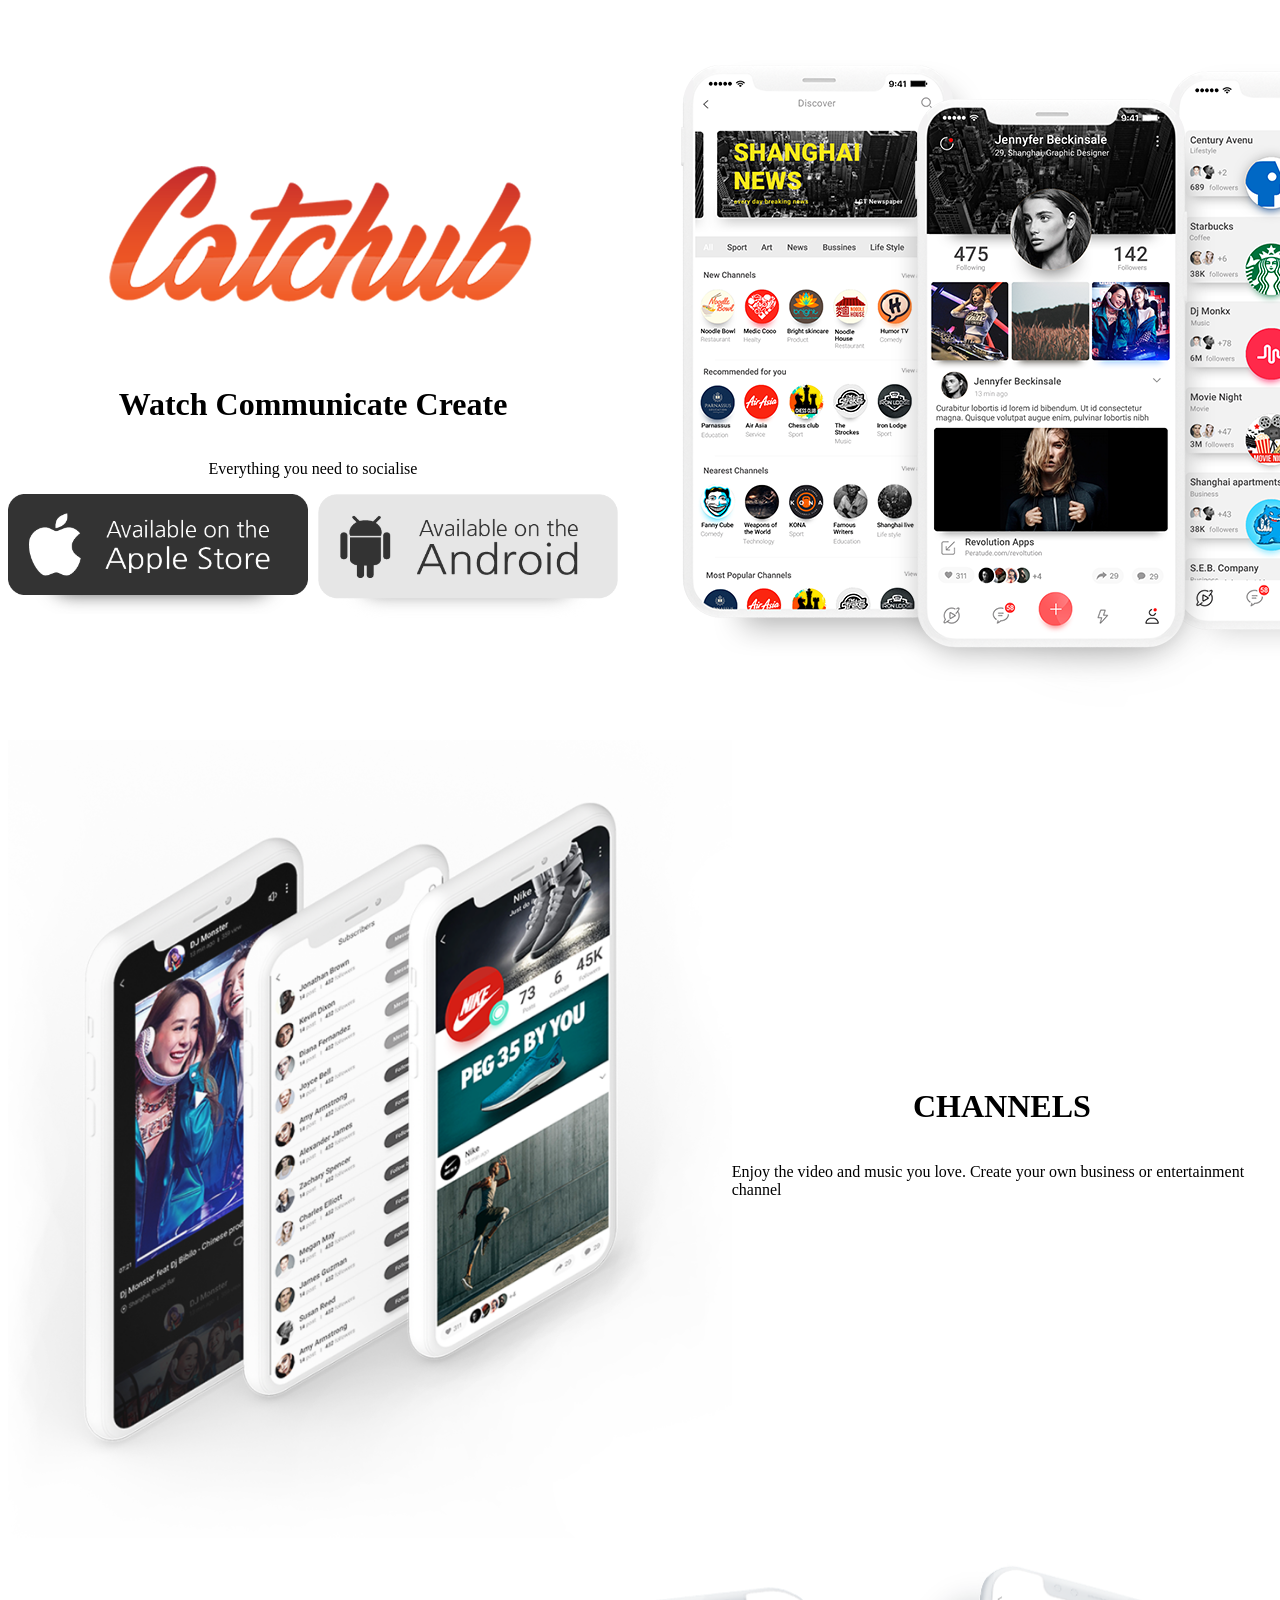
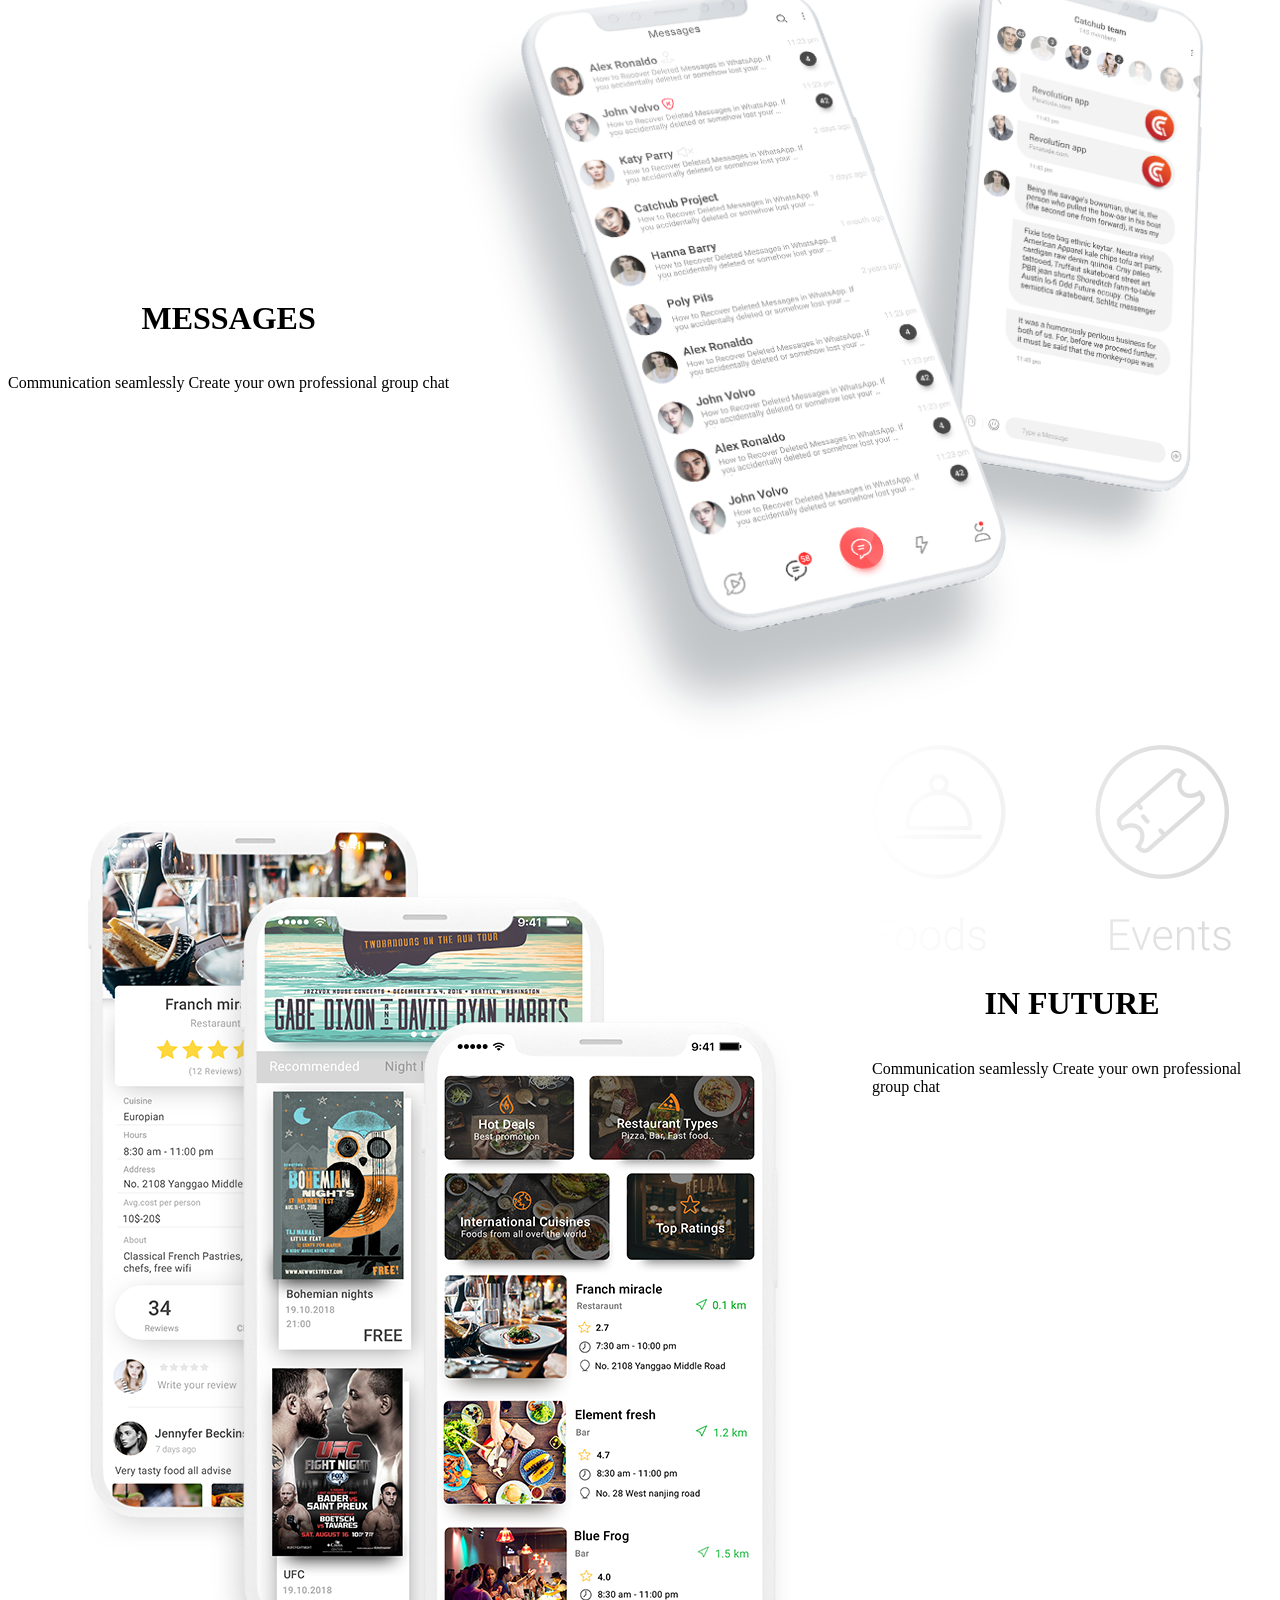
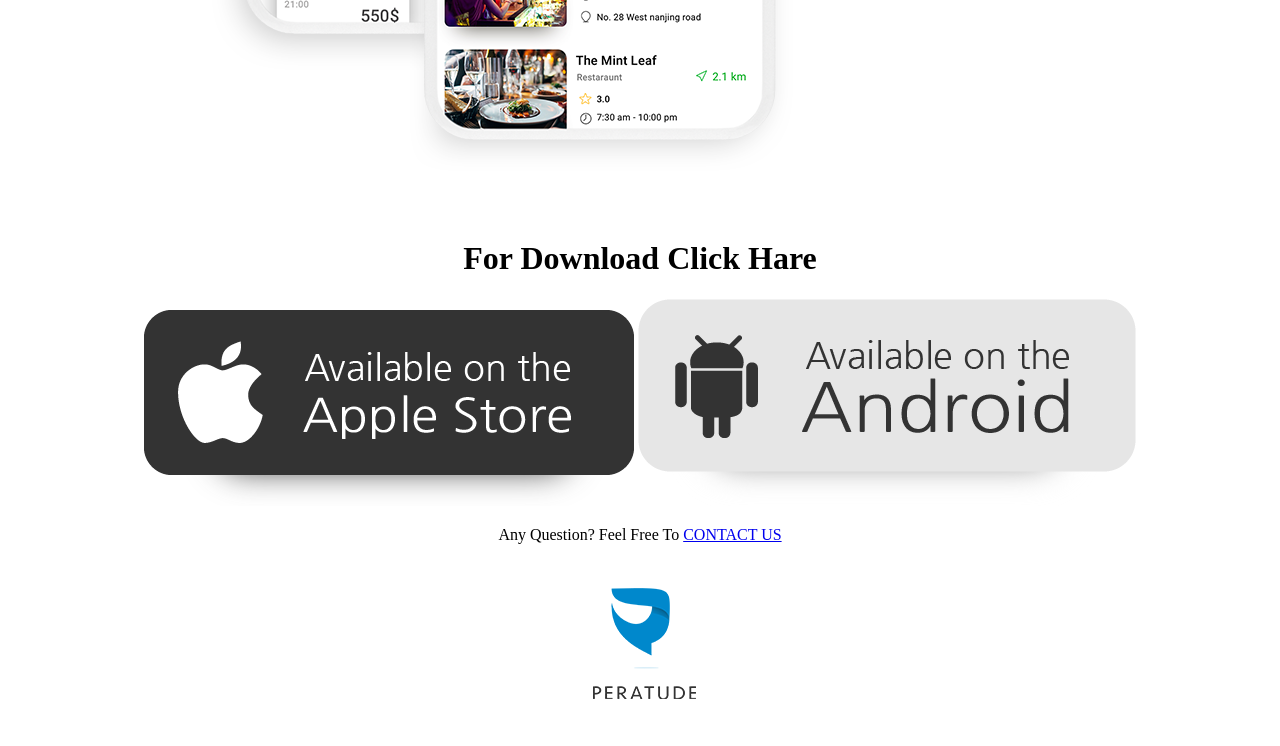
<file: Task-2/index.html>
<!DOCTYPE html>
<html lang="en">

<head>
    <meta charset="UTF-8">
    <meta name="viewport" content="width=device-width, initial-scale=1.0">
    <link rel="stylesheet" href="./style.css">
    <title>Task-2</title>
</head>

<body>
    <div class="div_1">
        <div class="div_first_block">
            <div>
                <img src="./Asset/logo.png" alt="logo">
            </div>
            <div class="div_first">
                <h1>Watch Communicate Create</h1>
                <p>Everything you need to socialise</p>
            </div>
            <div class="flex">
                <div>
                    <img src="./Asset/app_store.png" alt="app store logo" width="300">
                </div>
                <div>
                    <img src="./Asset/play_store.png" alt="play store" width="300">
                </div>
            </div>
        </div>
        <div class="div_first_block">
            <img src="./Asset/top_screens.png" alt="top screen">
        </div>
    </div>
    <div class="div_2">
        <div class="div_second_block">
            <div class="div_second_child_first">
                <img src="./Asset/sec_screens.png" alt="sec screens">
            </div>
            <div class="div_second_child_second">
                <h1>CHANNELS</h1>
                <p>Enjoy the video and music you love. Create your own business or entertainment channel</p>
            </div>
        </div>
        <div class="div_second_block_second">
            <div class="div_second_child_second">
                <h1>MESSAGES</h1>
                <p>Communication seamlessly Create your own professional group chat</p>
            </div>
            <div class="div_second_child_first">
                <img src="./Asset/thhh_screens.png" alt="">
            </div>
        </div>
    </div>
    <div class="div_3">
        <div class="div_third_block_child_first">
            <img src="./Asset/for_screens.png" alt="">
        </div>
        <div class="div_third_block_child_second">
            <div>
                <img src="./Asset/vectors.png" alt="">
            </div>
            <div class="div_third_block_child_second_child_second">
                <h1>IN FUTURE</h1>
                <p>Communication seamlessly Create your own professional group chat</p>
            </div>
        </div>
    </div>
    <div class="footer">
        <div>
            <h1>For Download Click Hare</h1>
        </div>
        <div>
            <img src="./Asset/app_store.png" alt="app store">
            <img src="./Asset/play_store.png" alt="play store">
        </div>
        <div>
            <p>Any Question? Feel Free To <a href="#">CONTACT US</a></p>
        </div>
        <div>
            <img src="./Asset/peratude.png" alt="peratude">
        </div>
    </div>
</body>

</html>
</file>
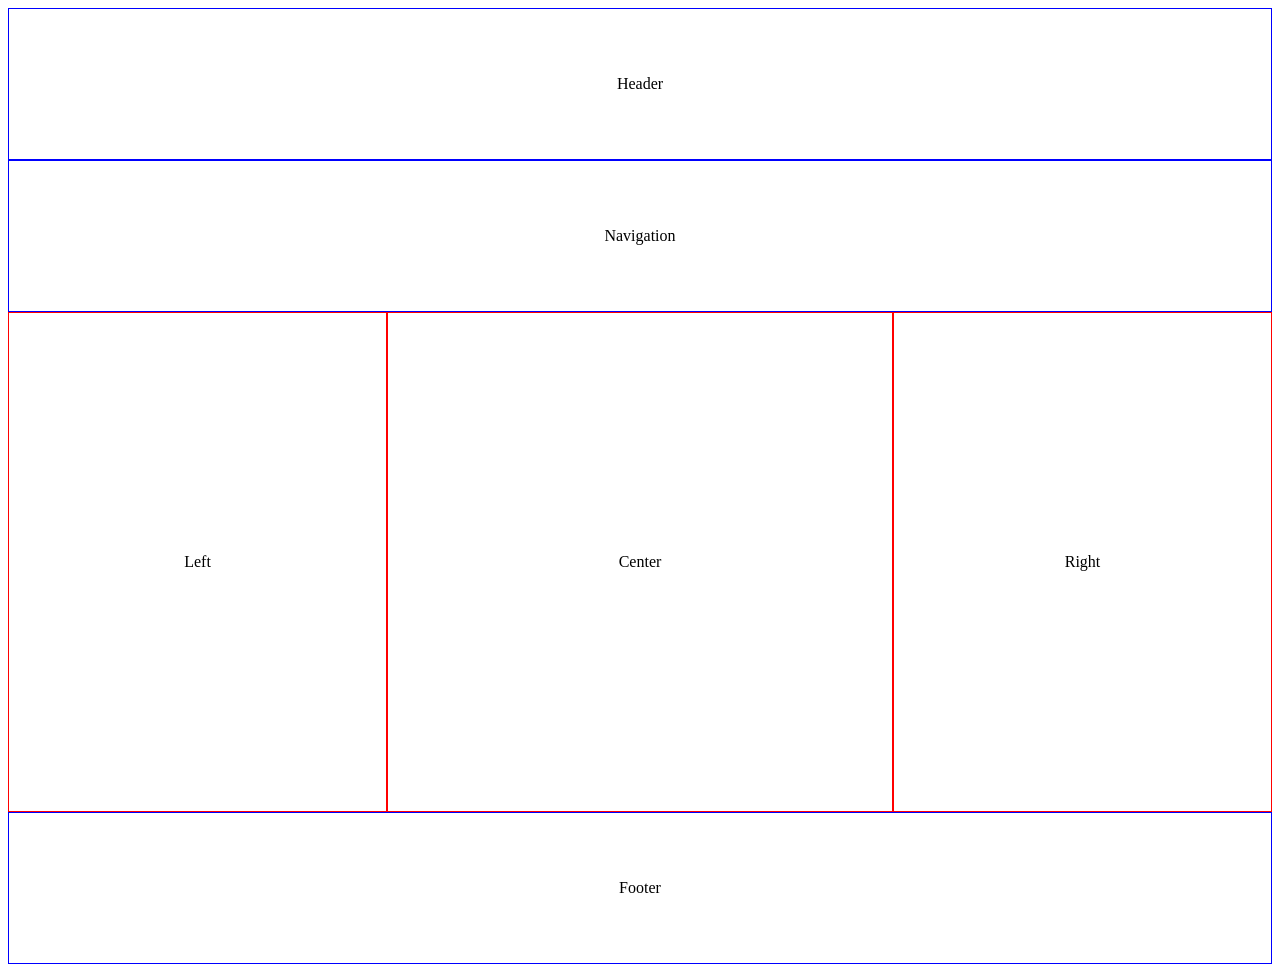
<file: Task-1/Task-1.html>
<!DOCTYPE html>
<html lang="en">
<head>
    <meta charset="UTF-8">
    <meta name="viewport" content="width=device-width, initial-scale=1.0">
    <link rel="stylesheet" href="./style-1.css">
    <title>FENTIX TECH</title>
</head>
<body>
    <div class="header">Header</div>
    <div class="navigation">Navigation</div>
    <div class="main">
        <div class="left">Left</div>
        <div class="center">Center</div>
        <div class="right">Right</div>
    </div>
    <div class="footer">Footer</div>
</body>
</html>
</file>
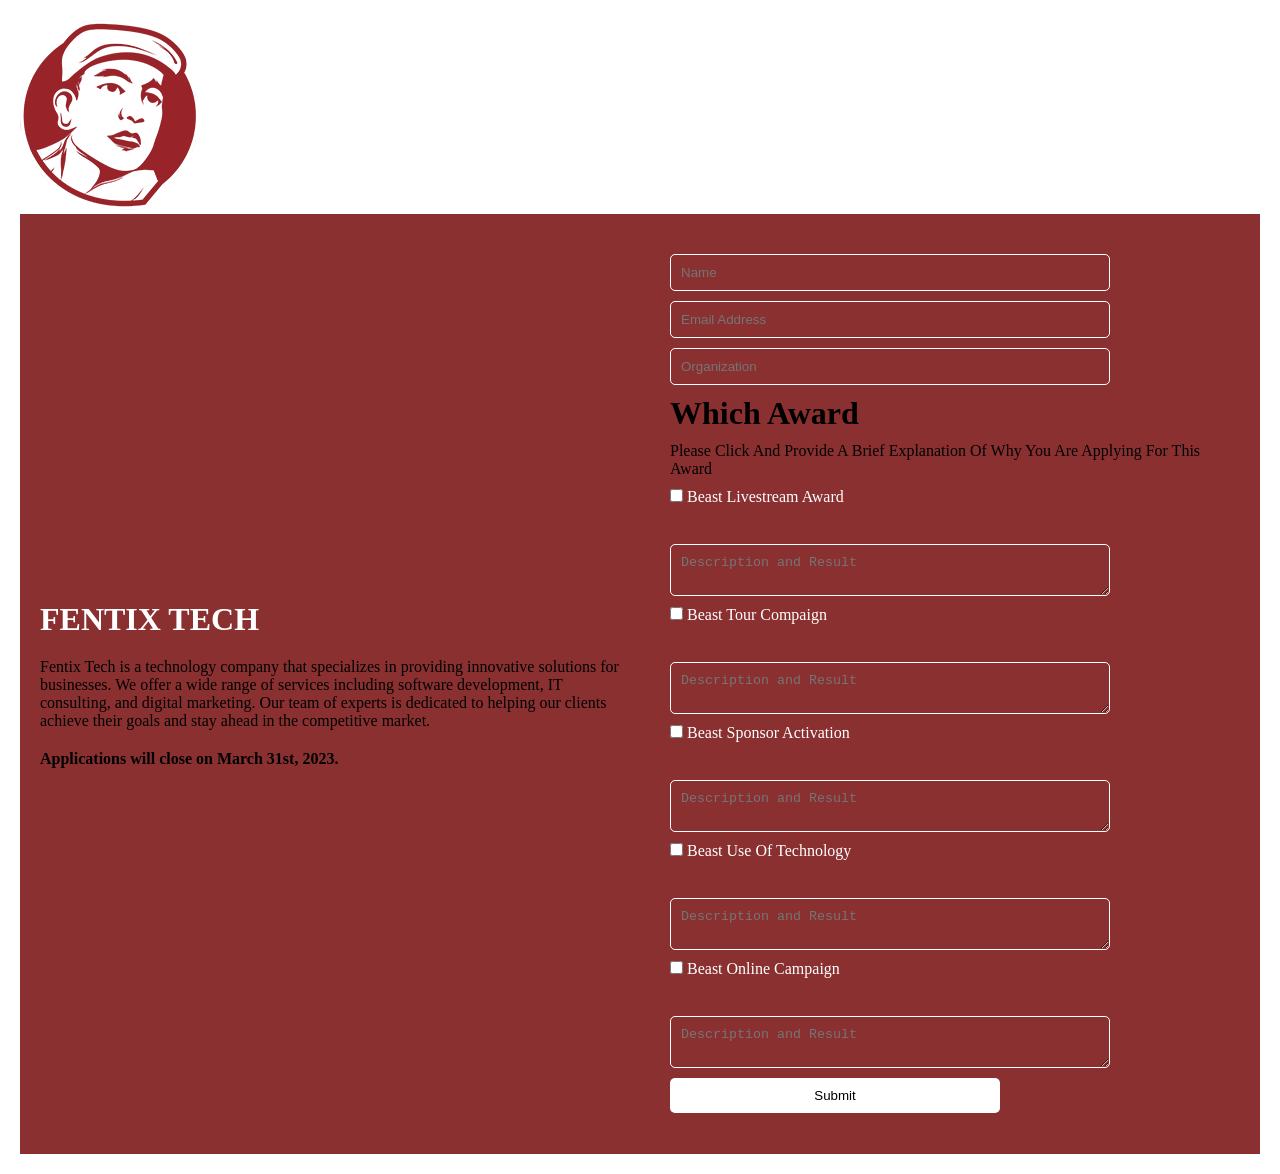
<file: Task-3/screen-1.html>
<!DOCTYPE html>
<html lang="en">
<head>
    <meta charset="UTF-8">
    <meta name="viewport" content="width=device-width, initial-scale=1.0">
    <link rel="stylesheet" href="./screen-1.css">
    <title>FENTIX TECH</title>
</head>
<body>
    <div class="main">
        <img src="./redCard/logo.png" alt="FENTIX TECH Logo">
        <div class="container">
            <div class="left">
                <h1>FENTIX TECH</h1>
                <p>
                    Fentix Tech is a technology company that specializes in providing innovative solutions for businesses. We offer a wide range of services including software development, IT consulting, and digital marketing. Our team of experts is dedicated to helping our clients achieve their goals and stay ahead in the competitive market.
                </p>
                <p>
                    <b>Applications will close on March 31st, 2023.</b>
                </p>
            </div>
            <div class="right">
                <form action="#">
                    <input class="form-input-text" type="text" placeholder="Name" required>
                    <input class="form-input-text" type="email" placeholder="Email Address" required>
                    <input class="form-input-text" type="text" placeholder="Organization" required>
                    <h1>Which Award</h1>
                    <p>
                        Please Click And Provide A Brief Explanation Of Why You Are Applying For This Award
                    </p>
                    <label>
                        <input class="form-input-checkbox" type="checkbox" name="award" value="innovation"> Beast Livestream Award
                    </label>
                    <br>
                    <textarea placeholder="Description and Result" required></textarea>
                    <label>
                        <input class="form-input-checkbox" type="checkbox" name="award" value="innovation"> Beast Tour Compaign
                    </label>
                    <br>
                    <textarea placeholder="Description and Result" required></textarea>
                    <label>
                        <input class="form-input-checkbox" type="checkbox" name="award" value="innovation"> Beast Sponsor Activation 
                    </label>
                    <br>
                    <textarea placeholder="Description and Result" required></textarea>
                    <label>
                        <input class="form-input-checkbox" type="checkbox" name="award" value="innovation"> Beast Use Of Technology
                    </label>
                    <br>
                    <textarea placeholder="Description and Result" required></textarea>
                    <label>
                        <input class="form-input-checkbox" type="checkbox" name="award" value="innovation"> Beast Online Campaign
                    </label>
                    <br>
                    <textarea placeholder="Description and Result" required></textarea>
                    <button type="submit">Submit </button>
                </form>
            </div>
        </div>
    </div>
</body>
</html>
</file>
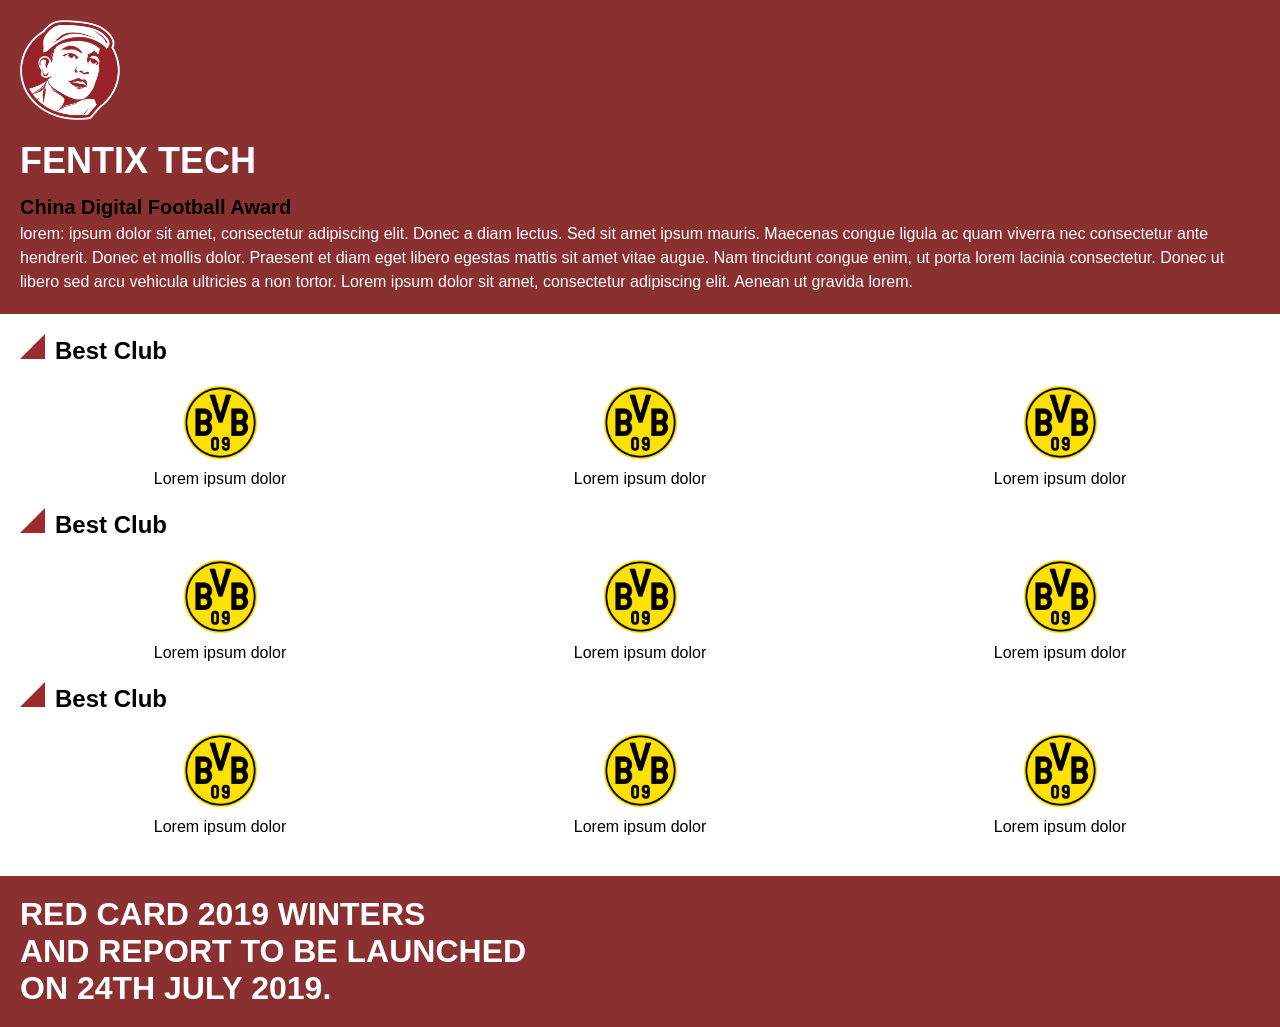
<file: Task-3/screen-2.html>
<!doctype html>
<html lang="en">
  <head>
    <meta charset="UTF-8" />
    <meta name="viewport" content="width=device-width, initial-scale=1.0" />
    <title>FENTIX TECH</title>
    <link rel="stylesheet" href="./screen-2.css" />
  </head>
  <body>
    <div class="main">
      <div class="container-1">
        <img src="./redCard/logo.png" alt="Logo" />
        <h1>FENTIX TECH</h1>
        <p>
          <b>China Digital Football Award</b>
        </p>
        <p>
          lorem: ipsum dolor sit amet, consectetur adipiscing elit. Donec a diam
          lectus. Sed sit amet ipsum mauris. Maecenas congue ligula ac quam
          viverra nec consectetur ante hendrerit. Donec et mollis dolor.
          Praesent et diam eget libero egestas mattis sit amet vitae augue. Nam
          tincidunt congue enim, ut porta lorem lacinia consectetur. Donec ut
          libero sed arcu vehicula ultricies a non tortor. Lorem ipsum dolor sit
          amet, consectetur adipiscing elit. Aenean ut gravida lorem.
        </p>
      </div>
      <div class="container-2">
        <div class="container-main-2">
          <div class="best-club">
            <img src="./redCard/icon_awards.png" alt="Best Club" />
            <h2>Best Club</h2>
          </div>
          <div class="club-icons">
            <div class="best-club-icon">
              <img src="./redCard/1.png" alt="Best Club Icon" />
              <p>Lorem ipsum dolor</p>
            </div>
            <div class="best-club-icon">
              <img src="./redCard/1.png" alt="Best Club Icon" />
              <p>Lorem ipsum dolor</p>
            </div>
            <div class="best-club-icon">
              <img src="./redCard/1.png" alt="Best Club Icon" />
              <p>Lorem ipsum dolor</p>
            </div>
          </div>
          <!-- Best Club -->
          <div class="best-club">
            <img src="./redCard/icon_awards.png" alt="Best Club" />
            <h2>Best Club</h2>
          </div>
          <div class="club-icons">
            <div class="best-club-icon">
              <img src="./redCard/1.png" alt="Best Club Icon" />
              <p>Lorem ipsum dolor</p>
            </div>
            <div class="best-club-icon">
              <img src="./redCard/1.png" alt="Best Club Icon" />
              <p>Lorem ipsum dolor</p>
            </div>
            <div class="best-club-icon">
              <img src="./redCard/1.png" alt="Best Club Icon" />
              <p>Lorem ipsum dolor</p>
            </div>
          </div>
          <!-- Best Club -->
          <div class="best-club">
            <img src="./redCard/icon_awards.png" alt="Best Club" />
            <h2>Best Club</h2>
          </div>
          <div class="club-icons">
            <div class="best-club-icon">
              <img src="./redCard/1.png" alt="Best Club Icon" />
              <p>Lorem ipsum dolor</p>
            </div>
            <div class="best-club-icon">
              <img src="./redCard/1.png" alt="Best Club Icon" />
              <p>Lorem ipsum dolor</p>
            </div>
            <div class="best-club-icon">
              <img src="./redCard/1.png" alt="Best Club Icon" />
              <p>Lorem ipsum dolor</p>
            </div>
          </div>
        </div>
      </div>
      <div class="container-3">
        <h1>
          RED CARD 2019 WINTERS <br />
          AND REPORT TO BE LAUNCHED <br />
          ON 24TH JULY 2019.
        </h1>
      </div>
    </div>
  </body>
</html>
</file>
<file: Task-2/style.css>
.div_1 {
  display: flex;
}

.div_first_block {
  display: flex;
  flex-direction: column;
  justify-content: center;
  align-items: center;
  flex: 1 1 50%;
}



.div_second_block,
.div_second_block_second {
  display: flex;
  flex: 1 1 50%;
}

.div_second_child_first {
  width: 60%;
}

.div_second_child_first img {
  width: 100%;
}

.div_second_child_second {
  display: flex;
  flex-direction: column;
  align-items: center;
  justify-content: center;
}

.div_3 {
  display: flex;
}

.div_third_block_child_first,
.div_third_block_child_second {
  flex: 1 1 50%;
}


.div_third_block_child_second {
    overflow: hidden;
}

.div_third_block_child_second_child_second {
    display: flex;
    flex-direction: column;
    align-items: center;
    justify-content: center;
}

.footer {
    display: flex;
    flex-direction: column;
    align-items: center;
    justify-content: center;
}

.flex {
  display: flex;
  gap: 10px;
}

.div_first {
  display: flex;
  flex-direction: column;
  align-items: center;
}
</file>
<file: Task-1/style-1.css>
.header,.navigation,.footer {
    border: 1px solid blue;
    display: flex;
    justify-content: center;
    align-items: center;
    height: 150px;
    flex: 1 1 100%;
}
.main {
    display: flex;
    height: 500px;
    flex-wrap: wrap;
}

.left, .right {
    border: 1px solid red;
    display: flex;
    justify-content: center;
    align-items: center;
    flex: 1 1 250px;
}

.center {
    border: 1px solid red;
    display: flex;
    justify-content: center;
    align-items: center;
    flex: 2 1 250px;
}
</file>
<file: Task-3/screen-1.css>
* {
    margin: 0;
    padding: 0;
    box-sizing: border-box;
}

.main {
    padding: 20px;
}

.container {
    background-color: rgba(139, 48, 48);
    display: flex;
    align-items: center;
    justify-content: center;
    padding: 20px;
    gap: 20px;
}

.left {
    width: 50%;
    height: 100vh;
    display: flex;
    flex-direction: column;
    gap: 20px;
    justify-content: center;
}

.left h1{
    color: white;
}



.right {
    width: 50%;
    height: 100vh;
}

.right form {
    display: flex;
    flex-direction: column;
    align-items: left;
    gap: 10px;
    padding: 20px;
}
label {
    color: white;
}

.form-input-checkbox {
    color: rgba(139, 48, 48);
    outline: none;
}

.right form input.form-input-text {
    width: 80%;
    padding: 10px;
    border: 1px solid white;
    color: white;
    border-radius: 5px;
    background-color: transparent;
    outline: none;
}
textarea {
    width: 80%;
    padding: 10px;
    border: 1px solid white;
    color: white;
    border-radius: 5px;
    background-color: transparent;
    outline: none;
}

.right form button {
    width: 60%;
    padding: 10px;
    border: none;
    color: black;
    border-radius: 5px;
    background-color: white;
    cursor: pointer;
}
</file>
<file: Task-3/screen-2.css>
*{
    margin: 0;
    padding: 0;
    box-sizing: border-box;
    font-family: 'Poppins', sans-serif;
}

.container-1{
    background:rgba(139, 48, 48);
    display: flex;
    flex-direction: column;
    justify-content: center;
    align-items: left;
    padding: 20px;
}

.container-1 img{
    width: 100px;
    height: 100px;
    margin-bottom: 20px;
}

.container-1 h1{
    color: white;
    font-size: 36px;
    margin-bottom: 10px;
}
.container-1 p b{
    color: black;
    font-size: 20px;
    line-height: 1.5;
    margin-bottom: 20px;
}

.container-1 p{
    font-size: 16px;
    line-height: 1.5;
    color: white;
}


.container-2{
    display: flex;
    flex-direction: column;
    align-items: flex-start;
    padding: 20px;
}

.container-main-2 {
    width: 100%;
}

.best-club {
    display: flex;
    align-items: baseline;
    gap: 10px;
}
.best-club img {
    width: 25px;
    height: 25px;
}

.club-icons {
    width: 100%;
    margin-bottom: 20px;
    display: flex;
    flex-wrap: wrap;
    justify-content: space-evenly;
    gap: 20px;
}

.best-club-icon {
    flex: 1 1 auto;
    display: flex;
    flex-direction: column;
    align-items: center;
    justify-content: center;
    gap: 10px;
    margin-top: 20px;
    max-width: 500px;
}

.best-club-icon img {
    width: 75px;
    height: 75px;
}

.container-3{
    background:rgba(139, 48, 48);
    padding: 20px;
    color: white;
}
</file>
